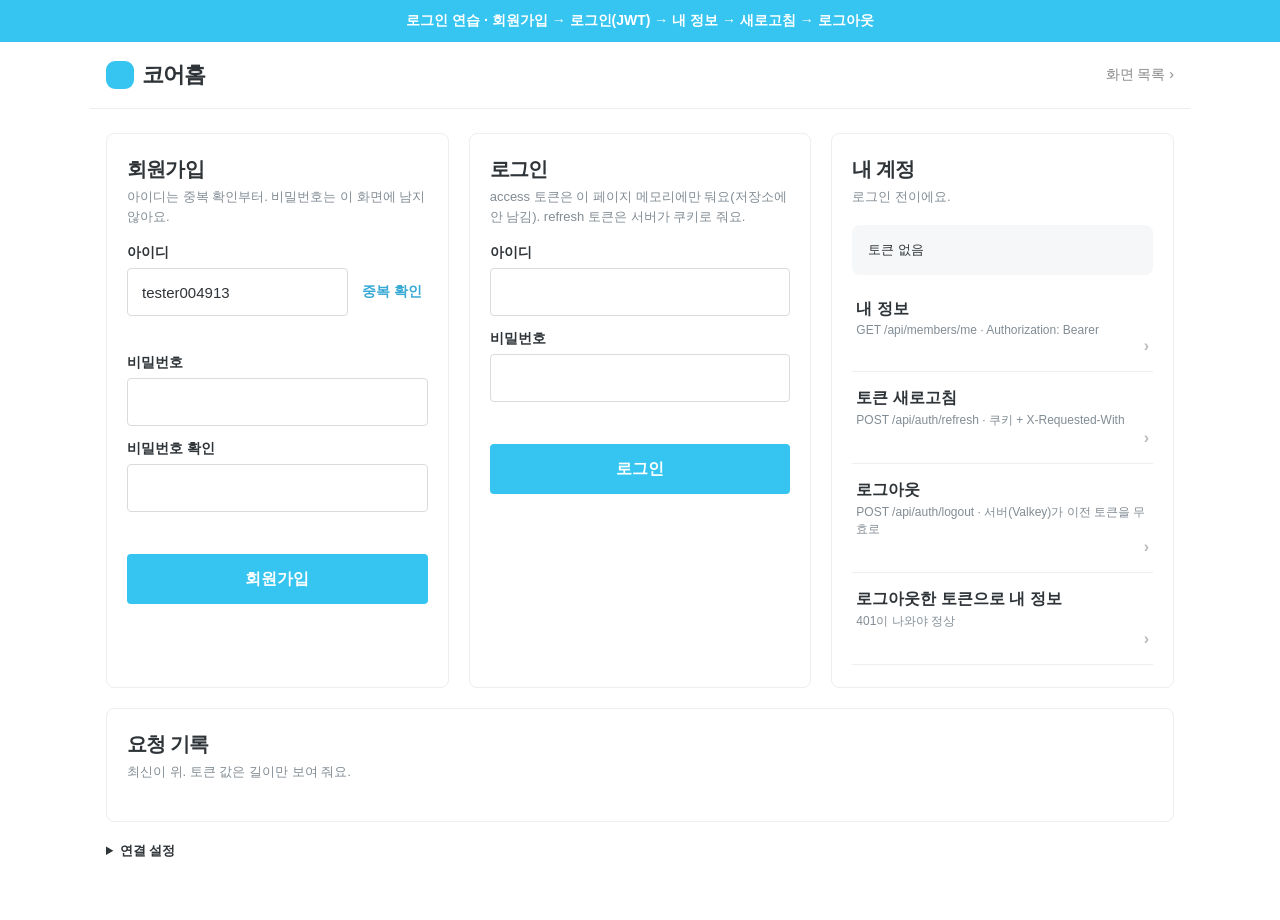
<file: auth.html>
<!DOCTYPE html>
<html lang="ko">
<head>
<meta charset="UTF-8" />
<meta name="viewport" content="width=device-width, initial-scale=1" />
<title>로그인 연습 · 코어홈</title>
<link rel="icon" href="data:image/svg+xml,%3Csvg xmlns='http://www.w3.org/2000/svg' viewBox='0 0 16 16'%3E%3Crect width='16' height='16' rx='5' fill='%2335c5f0'/%3E%3C/svg%3E" />
<style>
  :root { color-scheme: light; }
  * { box-sizing: border-box; }
  body { margin: 0; background: #fff; color: #2f3438; font-family: "Apple SD Gothic Neo", Pretendard, "Noto Sans KR", "Malgun Gothic", sans-serif; -webkit-font-smoothing: antialiased; }
  button { font: inherit; border: 0; background: none; color: inherit; cursor: pointer; }
  .promo { height: 42px; display: grid; place-items: center; background: #35c5f0; color: #fff; font-size: 14px; font-weight: 700; padding: 0 16px; text-align: center; }
  header { max-width: 1100px; margin: 0 auto; padding: 18px 16px; display: flex; align-items: center; gap: 10px; border-bottom: 1px solid #eee; }
  .brand { display: flex; align-items: center; gap: 8px; font-size: 22px; font-weight: 800; letter-spacing: -.04em; }
  .brand i { width: 28px; height: 28px; border-radius: 9px; background: #35c5f0; display: inline-block; }
  header .back { margin-left: auto; color: #888; font-size: 14px; text-decoration: none; }
  main { max-width: 1100px; margin: 0 auto; padding: 24px 16px 60px; display: grid; grid-template-columns: repeat(auto-fit, minmax(300px, 1fr)); gap: 20px; }
  section { border: 1px solid #eee; border-radius: 8px; padding: 22px 20px; }
  h2 { margin: 0 0 4px; font-size: 20px; font-weight: 800; letter-spacing: -.04em; }
  .sub { margin: 0 0 18px; color: #828c94; font-size: 13px; line-height: 1.5; }
  label { display: block; font-size: 14px; font-weight: 700; margin: 14px 0 6px; }
  .row { display: flex; gap: 8px; }
  input { width: 100%; height: 48px; padding: 0 14px; border: 1px solid #dbdbdb; border-radius: 4px; font-size: 15px; color: #2f3438; background: #fff; }
  input:focus { outline: none; border-color: #35c5f0; box-shadow: 0 0 0 3px rgba(53,197,240,.15); }
  .primary { width: 100%; height: 50px; margin-top: 18px; border-radius: 4px; background: #35c5f0; color: #fff; font-size: 16px; font-weight: 700; }
  .primary:hover { background: #2fb3db; }
  .primary:disabled { background: #b8e8f8; cursor: default; }
  button:disabled { opacity: .55; cursor: default; }
  .text { color: #35a8d4; font-size: 14px; font-weight: 700; white-space: nowrap; padding: 0 6px; }
  .hint { min-height: 18px; margin-top: 6px; font-size: 13px; color: #828c94; }
  .hint.ok { color: #13a86b; } .hint.bad { color: #f2564b; }
  .lines button { width: 100%; text-align: left; padding: 16px 4px; border-bottom: 1px solid #eee; font-size: 16px; font-weight: 700; }
  .lines button:after { content: "›"; float: right; color: #bbb; }
  .lines button small { display: block; font-weight: 400; color: #828c94; font-size: 12px; margin-top: 3px; }
  .card { background: #f5f7f8; border-radius: 8px; padding: 14px 16px; font-size: 13px; line-height: 1.7; margin-bottom: 8px; word-break: break-all; }
  .card b { display: inline-block; min-width: 68px; color: #828c94; font-weight: 700; }
  .pill { display: inline-block; min-width: 46px; text-align: center; padding: 1px 8px; border-radius: 10px; font-size: 12px; font-weight: 700; color: #fff; }
  .p2 { background: #13a86b; } .p4 { background: #f5a623; } .p5, .p0 { background: #f2564b; }
  #log { grid-column: 1 / -1; }
  #log ol { list-style: none; margin: 0; padding: 0; max-height: 360px; overflow: auto; }
  #log li { padding: 10px 2px; border-bottom: 1px solid #eee; font-size: 13px; line-height: 1.55; }
  #log li code { color: #2f3438; font-family: ui-monospace, Menlo, monospace; font-size: 12px; }
  #log .t { color: #888; margin-right: 6px; }
  details { grid-column: 1 / -1; font-size: 13px; color: #828c94; }
  details summary { cursor: pointer; font-weight: 700; color: #2f3438; }
  details p { line-height: 1.6; }
</style>
</head>
<body>
<div class="promo">로그인 연습 · 회원가입 → 로그인(JWT) → 내 정보 → 새로고침 → 로그아웃</div>
<header>
  <div class="brand"><i></i>코어홈</div>
  <a class="back" href="./">화면 목록 ›</a>
</header>
<main>
  <section>
    <h2>회원가입</h2>
    <p class="sub">아이디는 중복 확인부터. 비밀번호는 이 화면에 남지 않아요.</p>
    <label for="su-id">아이디</label>
    <div class="row"><input id="su-id" autocomplete="off" /><button class="text" id="check">중복 확인</button></div>
    <div class="hint" id="su-id-hint"></div>
    <label for="su-pw">비밀번호</label>
    <input id="su-pw" type="password" autocomplete="new-password" />
    <label for="su-pw2">비밀번호 확인</label>
    <input id="su-pw2" type="password" autocomplete="new-password" />
    <div class="hint" id="su-hint"></div>
    <button class="primary" id="signup">회원가입</button>
  </section>

  <section>
    <h2>로그인</h2>
    <p class="sub">access 토큰은 이 페이지 메모리에만 둬요(저장소에 안 남김). refresh 토큰은 서버가 쿠키로 줘요.</p>
    <label for="li-id">아이디</label>
    <input id="li-id" autocomplete="username" />
    <label for="li-pw">비밀번호</label>
    <input id="li-pw" type="password" autocomplete="current-password" />
    <div class="hint" id="li-hint"></div>
    <button class="primary" id="login">로그인</button>
  </section>

  <section>
    <h2>내 계정</h2>
    <p class="sub" id="who">로그인 전이에요.</p>
    <div class="card" id="tok">토큰 없음</div>
    <div class="lines">
      <button id="me">내 정보<small>GET /api/members/me · Authorization: Bearer</small></button>
      <button id="refresh">토큰 새로고침<small>POST /api/auth/refresh · 쿠키 + X-Requested-With</small></button>
      <button id="logout">로그아웃<small>POST /api/auth/logout · 서버(Valkey)가 이전 토큰을 무효로</small></button>
      <button id="old">로그아웃한 토큰으로 내 정보<small>401이 나와야 정상</small></button>
    </div>
  </section>

  <section id="log">
    <h2>요청 기록</h2>
    <p class="sub">최신이 위. 토큰 값은 길이만 보여 줘요.</p>
    <ol id="logs"></ol>
  </section>

  <details>
    <summary>연결 설정</summary>
    <label for="api">API 주소</label>
    <input id="api" />
    <p>지금은 서버를 인터넷에 열지 않고 <b>mok Mac의 SSH 터널</b>로만 접속해요(Safari 권장). 주소 끝에 경로(<code>/demo</code>)까지 넣어요.
    다른 주소로 시험하려면 이 칸을 바꾸거나 <code>?api=https://…</code>로 열어요.</p>
    <p>화면(<code>parcprive.github.io</code>)과 API는 서로 다른 사이트라, 서버가 refresh 쿠키를 <b>SameSite=Strict</b>로 주면 브라우저가 이 화면의 요청에 쿠키를 싣지 않아요.
    그래서 <b>토큰 새로고침</b>은 여기서 실패할 수 있어요(보안상 정상). 화면과 API를 같은 사이트에 두면 돼요.</p>
  </details>
</main>
<script>
(() => {
  const $ = (s) => document.querySelector(s);
  const DEFAULT_API = "https://api.ext.lab:10443/demo";
  const q = new URLSearchParams(location.search).get("api");
  $("#api").value = q || DEFAULT_API;
  $("#su-id").value = "tester" + new Date().toTimeString().slice(0, 8).replace(/:/g, "");

  let access = null, oldAccess = null, timer = null;
  const api = () => $("#api").value.trim().replace(/\/+$/, "");
  const now = () => new Date().toTimeString().slice(0, 8);
  const esc = (s) => String(s).replace(/[&<>"]/g, (c) => ({ "&": "&amp;", "<": "&lt;", ">": "&gt;", '"': "&quot;" }[c]));

  function mask(o) {
    if (!o || typeof o !== "object") return o;
    const r = Array.isArray(o) ? [] : {};
    for (const [k, v] of Object.entries(o)) r[k] = /token/i.test(k) && typeof v === "string" ? `<${v.length}자>` : (typeof v === "object" ? mask(v) : v);
    return r;
  }
  function log(method, path, status, detail, ms) {
    const cls = status === 0 ? "p0" : "p" + String(status)[0];
    const li = document.createElement("li");
    li.innerHTML = `<span class="t">${now()}</span><span class="pill ${cls}">${status || "ERR"}</span> <b>${method}</b> <code>${esc(path)}</code>${ms != null ? ` <span class="t">${ms}ms</span>` : ""}<br><code>${esc(detail)}</code>`;
    $("#logs").prepend(li);
  }
  async function call(method, path, { body, auth, token, cookie, csrf } = {}) {
    const headers = {};
    if (body) headers["Content-Type"] = "application/json";
    const t = token || (auth ? access : null);
    if (t) headers["Authorization"] = "Bearer " + t;
    if (csrf) headers["X-Requested-With"] = "XMLHttpRequest";
    const t0 = performance.now();
    try {
      const res = await fetch(api() + path, { method, headers, mode: "cors", credentials: cookie ? "include" : "omit", body: body ? JSON.stringify(body) : undefined });
      const text = await res.text();
      let data = null; try { data = text ? JSON.parse(text) : null; } catch { /* not json */ }
      log(method, path, res.status, data ? JSON.stringify(mask(data)) : (text.slice(0, 160) || "(본문 없음)"), Math.round(performance.now() - t0));
      return { ok: res.ok, status: res.status, data };
    } catch (e) {
      log(method, path, 0, `${e.message} — 터널이 켜져 있는지, Safari에서 API 주소를 직접 열어 인증서가 믿어지는지, 서버 CORS 허용 목록을 확인하세요`, null);
      return { ok: false, status: 0, data: null };
    }
  }
  const msg = (d, fallback) => (d && (d.message || d.code)) ? `${d.message || ""} ${d.code ? "(" + d.code + ")" : ""}`.trim() : fallback;
  function hint(id, text, kind) { const h = $(id); h.textContent = text; h.className = "hint" + (kind ? " " + kind : ""); }

  function claims(jwt) {
    try {
      const part = (i) => JSON.parse(decodeURIComponent(escape(atob(jwt.split(".")[i].replace(/-/g, "+").replace(/_/g, "/")))));
      return { h: part(0), p: part(1) };
    } catch { return null; }
  }
  function showToken() {
    clearInterval(timer);
    if (!access) { $("#tok").textContent = "토큰 없음"; $("#who").textContent = "로그인 전이에요."; return; }
    const c = claims(access);
    const render = () => {
      const left = c ? Math.max(0, Math.round(c.p.exp - Date.now() / 1000)) : "?";
      $("#tok").innerHTML = c
        ? `<b>알고리즘</b>${esc(c.h.alg)} · kid ${esc(c.h.kid || "-")}<br><b>사용자</b>${esc(c.p.sub || "-")} · ${esc(c.p.role || "-")}<br><b>발급자</b>${esc(c.p.iss || "-")} → ${esc([].concat(c.p.aud || "-").join(","))}<br><b>남은 시간</b>${left}초 (${new Date(c.p.exp * 1000).toLocaleTimeString()})<br><b>길이</b>${access.length}자 (값은 안 보여 줌)`
        : `토큰 ${access.length}자`;
    };
    render(); timer = setInterval(render, 1000);
  }

  $("#check").onclick = async () => {
    const id = $("#su-id").value.trim(); if (!id) return hint("#su-id-hint", "아이디를 넣어 주세요", "bad");
    const r = await call("GET", "/api/members/check-id?loginId=" + encodeURIComponent(id));
    if (r.ok && r.data && r.data.available) hint("#su-id-hint", "쓸 수 있는 아이디예요", "ok");
    else hint("#su-id-hint", r.ok ? "이미 있는 아이디예요" : msg(r.data, "확인 실패 (요청 기록을 보세요)"), "bad");
  };
  $("#signup").onclick = async () => {
    const loginId = $("#su-id").value.trim(), password = $("#su-pw").value, passwordConfirm = $("#su-pw2").value;
    if (!password) return hint("#su-hint", "비밀번호를 넣어 주세요", "bad");
    if (password !== passwordConfirm) return hint("#su-hint", "비밀번호 두 칸이 달라요", "bad");
    const r = await call("POST", "/api/members", { body: { loginId, password, passwordConfirm } });
    if (r.ok) { hint("#su-hint", "가입됐어요. 오른쪽에서 로그인해 보세요", "ok"); hint("#su-id-hint", "", ""); $("#li-id").value = loginId; $("#su-pw").value = $("#su-pw2").value = ""; }
    else hint("#su-hint", msg(r.data, "가입 실패 (요청 기록을 보세요)"), "bad");
  };
  $("#login").onclick = async () => {
    const r = await call("POST", "/api/auth/login", { body: { loginId: $("#li-id").value.trim(), password: $("#li-pw").value }, cookie: true });
    $("#li-pw").value = "";
    if (r.ok && r.data && r.data.accessToken) { access = r.data.accessToken; hint("#li-hint", "로그인됐어요", "ok"); $("#who").textContent = `${$("#li-id").value.trim()} 님`; showToken(); }
    else hint("#li-hint", msg(r.data, "로그인 실패 (요청 기록을 보세요)"), "bad");
  };
  $("#me").onclick = () => access ? call("GET", "/api/members/me", { auth: true }) : log("GET", "/api/members/me", 0, "먼저 로그인하세요", null);
  $("#refresh").onclick = async () => {
    const r = await call("POST", "/api/auth/refresh", { cookie: true, csrf: true });
    if (r.ok && r.data && r.data.accessToken) { access = r.data.accessToken; showToken(); }
  };
  $("#logout").onclick = async () => {
    const r = await call("POST", "/api/auth/logout", { auth: true, cookie: true, csrf: true });
    if (r.ok) { oldAccess = access; access = null; showToken(); $("#who").textContent = "로그아웃됐어요. 아래에서 옛 토큰을 시험해 보세요."; }
  };
  $("#old").onclick = () => oldAccess ? call("GET", "/api/members/me", { token: oldAccess }) : log("GET", "/api/members/me", 0, "로그아웃한 토큰이 아직 없어요", null);

  document.querySelectorAll("button").forEach(b => {
    const f = b.onclick; if (!f) return;
    b.onclick = async e => { if (b.disabled) return; b.disabled = true; try { await f(e); } finally { b.disabled = false; } };
  });
})();
</script>
</body>
</html>
</file>
